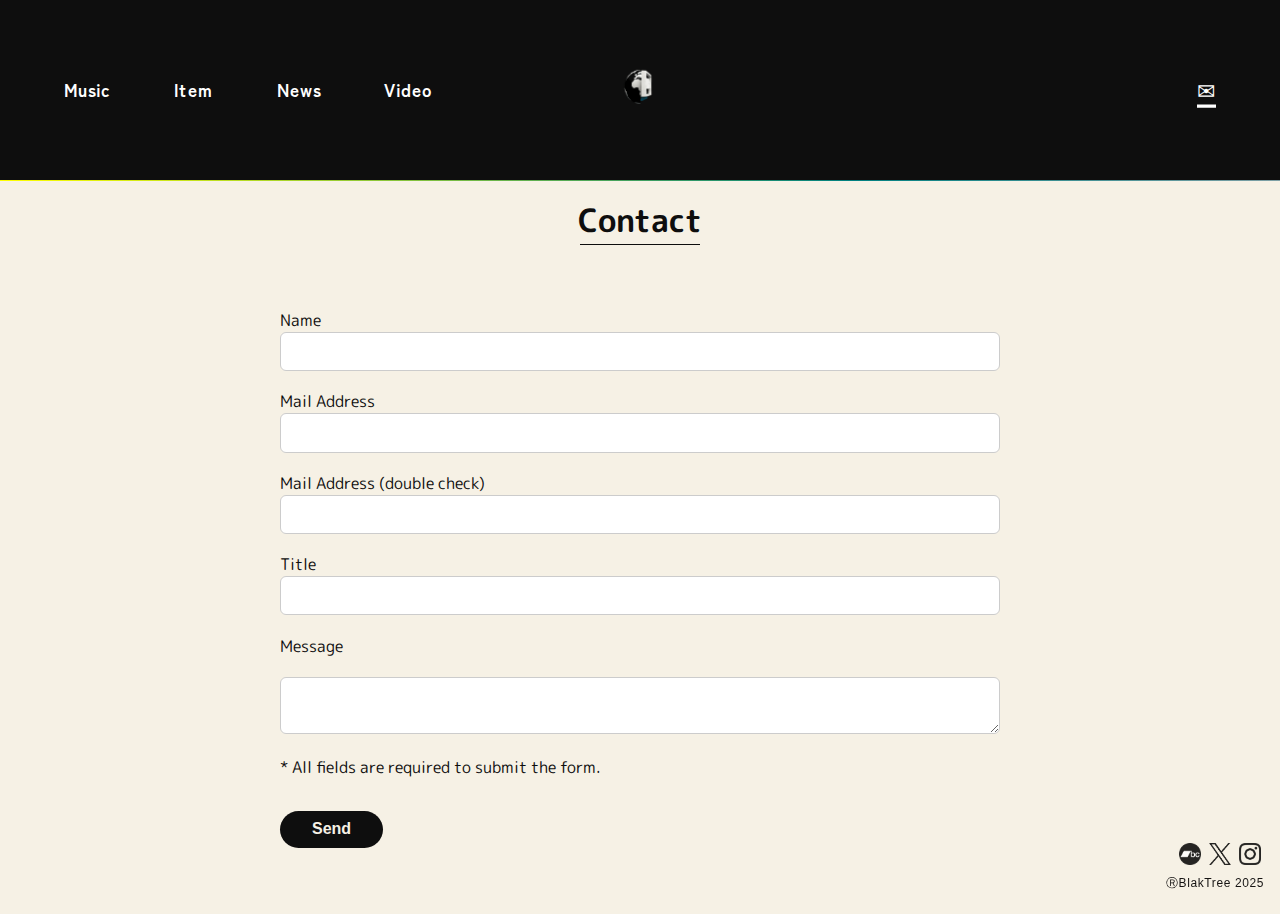
<file: contact.html>
<!DOCTYPE html>
<html lang="ja">
<head>
  <meta charset="UTF-8" />
  <meta name="viewport" content="width=device-width, initial-scale=1.0" />
  <title>BlakTree — Contact</title>
  <link rel="stylesheet" href="common.css" />
  <link rel="stylesheet" href="contact.css" />
  <link href="https://fonts.googleapis.com/css2?family=M+PLUS+Rounded+1c&display=swap" rel="stylesheet">

</head>
<body class="contact-body">
<!-- ✉ お問い合わせページの本文 -->
  <div class="viewport-container">

    <header class="top-bar">
      <div class="hamburger" onclick="toggleMenu()">☰</div>
      <div id="mobile-menu" class="mobile-menu">
        <ul>
          <li><a href="https://blaktree.bandcamp.com/" target="_blank" rel="noopener">Music</a></li>
          <li><a href="item.html">Item</a></li>
          <li><a href="news.html">News</a></li>
          <li><a href="video.html">Video</a></li>
          <li><a href="contact.html">✉</a></li>
        </ul>
      </div>
      <div class="logo-center">
        <a href="index.html">
          <img
           id="logoGif"
           src="assets/BlakTree 3D.gif"
           alt="BlakTree 3D ロゴ"
           class="logo-gif"
        />
        </a>
      </div>

      <nav class="menu-right">
        <ul>
          <li>
            <a href="https://blaktree.bandcamp.com/" target="_blank" rel="noopener">
              Music
            </a>
          </li>          
          <li><a href="item.html">Item</a></li>
          <li><a href="news.html">News</a></li>
          <li><a href="video.html">Video</a></li>
        </ul>
      </nav>

      <div class="menu-mail">
        <a href="mailto:info@blaktree.jp" class="current-page">✉</a>
      </div>
    </header>

    <div class="flow-line"></div>
    <h1 class="page-title">Contact</h1>

    <div class="contact-section">
      <form id="contact-form">
<!-- メール送信用フォーム開始 -->
        <!-- ここを必ず含める -->
        <input type="hidden" name="_subject" value="From the Black Tree official website">

        <label>Name<br>
<!-- 名前入力フィールド -->
          <input type="text" name="name" required>
        </label>

        <label>Mail Address<br>
<!-- メールアドレス入力 -->
          <input type="email" name="email" required>
        </label>

        <label>Mail Address (double check)<br>
          <input type="email" name="emailCheck" required>
        </label>

        <label>Title<br>
          <input type="text" name="title" required>
        </label>

        <label>Message</label>
         <textarea name="message" required></textarea>

        <p class="form-warning">* All fields are required to submit the form.</p>


        <button type="submit" class="send-button">Send</button>
<!-- 送信ボタン -->

        <p id="form-status" class="status-message"></p>
      </form>
    </div>
    <div class="footer-social-icons">
      <a href="https://blaktree.bandcamp.com/" target="_blank" rel="noopener">
        <img src="assets/bandcamp-logotype.png" alt="Bandcamp Logo" class="social-icon">
      </a>
      <a href="https://x.com/BlakTree0424" target="_blank" rel="noopener">
        <img src="assets/logo-black.png" alt="X Logo" class="social-icon">
      </a>
      <a href="https://www.instagram.com/BlakTree0424/" target="_blank" rel="noopener">
        <img src="assets/Instagram.png" alt="Instagram Logo" class="social-icon">
      </a>
  
    </div>  
    <footer class="footer-branding">ⓇBlakTree 2025</footer>
  </div>

  <script>
<!-- メール送信処理用のJavaScript -->
    

    document.getElementById("contact-form").addEventListener("submit", function (e) {
      e.preventDefault();
      const form = e.target;
      const status = document.getElementById("form-status");

      // メールアドレス一致チェック
      if (form.email.value.trim() !== form.emailCheck.value.trim()) {
        status.textContent = "Email addresses do not match.";
        status.style.color = "red";
        status.scrollIntoView({ behavior: "smooth", block: "center" });
        return;
      }

      // フォームの全フィールド（hidden含む）をまとめて取得
      const formData = new FormData(form);

      fetch("https://formsubmit.co/ajax/blaktree1986@gmail.com", {
        method: "POST",
        headers: { "Accept": "application/json" },
        body: formData
      })
      .then(r => r.json())
      .then(data => {
        if (data.success) {
          status.textContent = "Message sent successfully. Thank you!";
          status.style.color = "green";
        } else {
          status.textContent = "Failed to send. Please try again.";
          status.style.color = "red";
        }
        status.scrollIntoView({ behavior: "smooth", block: "center" });
        form.reset();
      })
      .catch(() => {
        status.textContent = "A network error occurred.";
        status.style.color = "red";
        status.scrollIntoView({ behavior: "smooth", block: "center" });
      });
    });
  </script>

  <script src="scripts.js"></script>

  <script>
<!-- メール送信処理用のJavaScript -->
  window.addEventListener("load", () => {
    const video = document.getElementById("logoVideo");
    if (!video) return;

    const playWithDelay = () => {
      setTimeout(() => {
        video.currentTime = 0;
        video.playbackRate = 4.5;
        video.play().catch(e => console.warn("再生エラー:", e));
      }, 2000);
    };

    playWithDelay();
    video.addEventListener("ended", playWithDelay);

    // 途中停止時は即座に0秒へ巻き戻す
    video.addEventListener("pause", () => {
      if (!video.ended && video.currentTime !== 0) {
        video.currentTime = 0;
      }
    });
  });
</script>
</body>
</html>
</file>
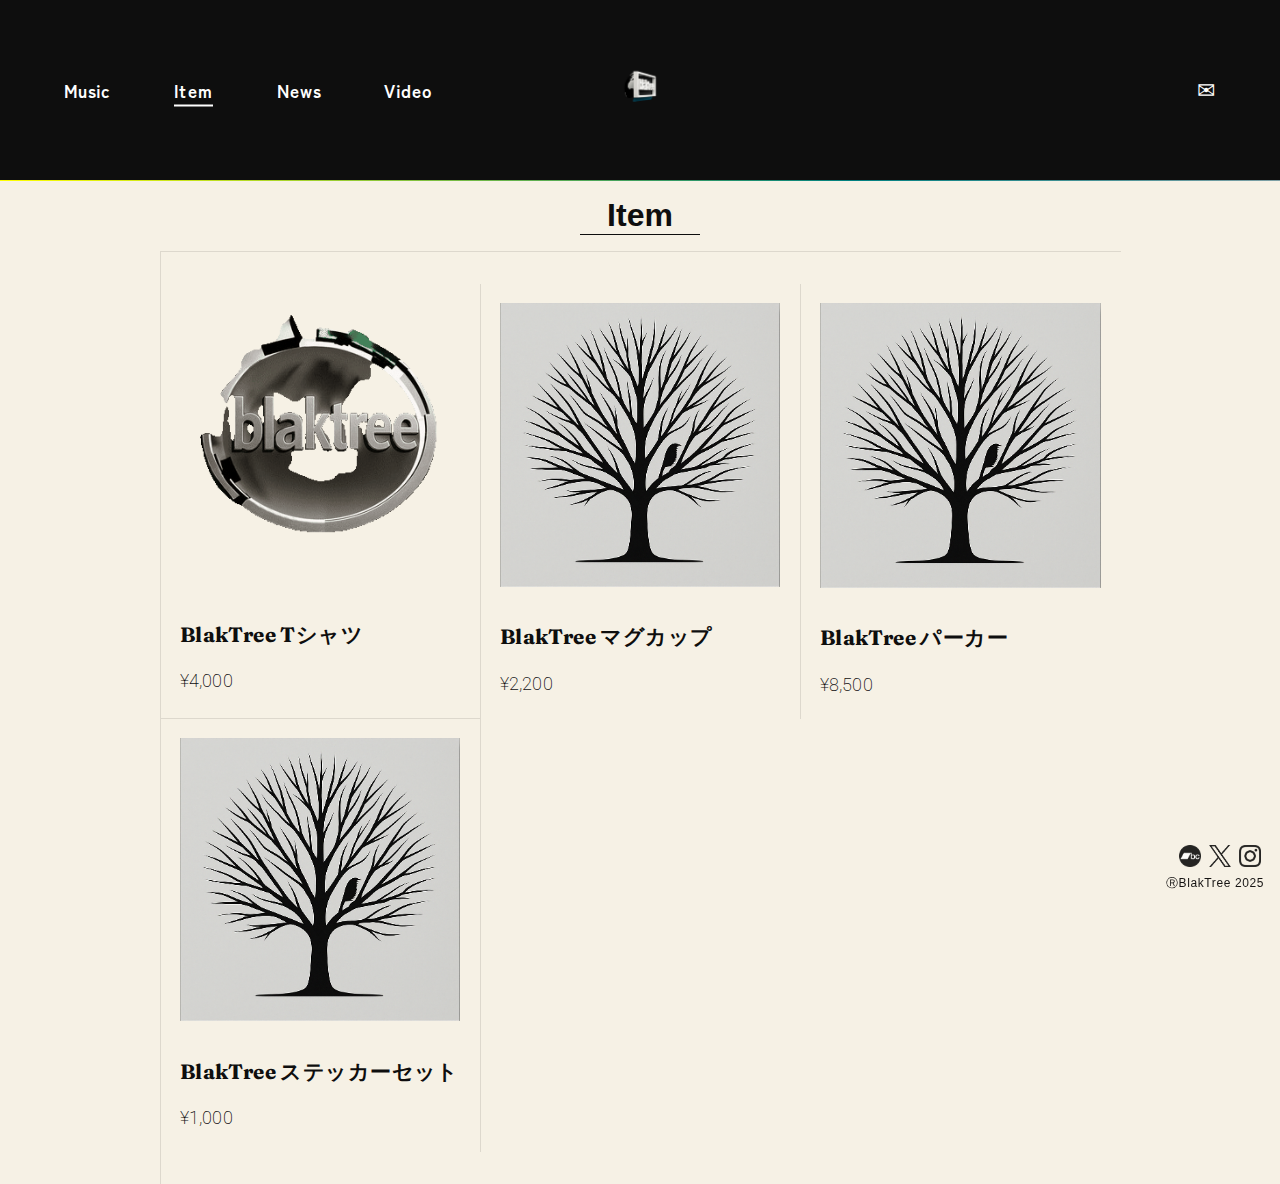
<file: item.html>
<!DOCTYPE html>
<html lang="ja">
<head>
  <meta charset="UTF-8" />
  <meta name="viewport" content="width=device-width, initial-scale=1.0" />
  <title>BlakTree — Item</title>

  <!-- 共通スタイル -->
  <link rel="stylesheet" href="common.css" />
  <!-- ITEM専用スタイル -->
  <link rel="stylesheet" href="item.css" />
</head>
<body class="item-body">
  <div class="viewport-container">

    <header class="top-bar">
      <div class="hamburger" onclick="toggleMenu()">☰</div>
      <div id="mobile-menu" class="mobile-menu">
        <ul>
          <li>
            <a href="https://blaktree.bandcamp.com/" target="_blank" rel="noopener">
              Music
            </a>
          </li>          
          <li><a href="item.html" class="current-page">Item</a></li>
          <li><a href="news.html">News</a></li>
          <li><a href="video.html">Video</a></li>
          <li><a href="contact.html">✉</a></li>
        </ul>
      </div>
      <div class="logo-center">
        <a href="index.html">
          <img
           id="logoGif"
           src="assets/BlakTree 3D.gif"
           alt="BlakTree 3D ロゴ"
           class="logo-gif"
        />
        </a>
      </div>
      <nav class="menu-right">
        <ul>
          <li><a href="https://blaktree.bandcamp.com/" target="_blank" rel="noopener">Music</a></li>
          <li><a href="item.html" class="current-page">Item</a></li>
          <li><a href="news.html">News</a></li>
          <li><a href="video.html">Video</a></li>
        </ul>
      </nav>
      <div class="menu-mail">
        <a href="contact.html">✉</a>
      </div>
    </header>

    <div class="flow-line"></div>
    <h1 class="page-title">Item</h1>

    <div class="item-gallery">
<!-- 商品ギャラリー開始 -->
      <div class="item-card">
<!-- 商品カード（個別アイテム） -->
        <a href="item_detail_1.html">
          <img src="assets/BlakTree 3D-2.gif" alt="BlakTree Tシャツ">
        </a>
        <h3 class="item-title">BlakTree Tシャツ</h3>
        <p class="item-price">¥4,000</p>
        <p class="item-desc" style="display:none;">柔らかなコットン素材のオリジナルプリントTシャツ。</p>
        <div class="info" style="display:none;">カラー:<em>ブラック</em><br>サイズ:S / M / L</div>
        <a href="#" class="buy-button" style="display:none;">Buy</a>
      </div>
      <div class="item-card">
<!-- 商品カード（個別アイテム） -->
        <a href="item_detail_2.html">
          <img src="assets/ロゴ.png" alt="BlakTree マグカップ">
        </a>
        <h3 class="item-title">BlakTree マグカップ</h3>
        <p class="item-price">¥2,200</p>
        <p class="item-desc" style="display:none;">ロゴ入り陶器製マグカップ、電子レンジ・食洗機対応。</p>
        <div class="info" style="display:none;">容量:<em>350ml</em><br>素材:陶器</div>
        <a href="#" class="buy-button" style="display:none;">Buy</a>
      </div>
      <div class="item-card">
<!-- 商品カード（個別アイテム） -->
        <a href="item_detail_3.html">
          <img src="assets/ロゴ.png" alt="BlakTree パーカー">
        </a>
        <h3 class="item-title">BlakTree パーカー</h3>
        <p class="item-price">¥8,500</p>
        <p class="item-desc" style="display:none;">裏起毛で暖かいプルオーバーパーカー、ユニセックス。</p>
        <div class="info" style="display:none;">カラー:<em>グレー</em><br>サイズ:M / L</div>
        <a href="#" class="buy-button" style="display:none;">Buy</a>
      </div>
      <div class="item-card">
<!-- 商品カード（個別アイテム） -->
        <a href="item_detail_4.html">
          <img src="assets/ロゴ.png" alt="BlakTree ステッカーセット">
        </a>
        <h3 class="item-title">BlakTree ステッカーセット</h3>
        <p class="item-price">¥1,000</p>
        <p class="item-desc" style="display:none;">ロゴ＆アイコンステッカー5枚入り、防水仕様。</p>
        <div class="info" style="display:none;">耐水性:<em>あり</em><br>サイズ:各50mm</div>
        <a href="#" class="buy-button" style="display:none;">Buy</a>
      </div>
    </div>
    <div class="footer-social-icons">
      <a href="https://blaktree.bandcamp.com/" target="_blank" rel="noopener">
        <img src="assets/bandcamp-logotype.png" alt="Bandcamp Logo" class="social-icon">
      </a>
      <a href="https://x.com/BlakTree0424" target="_blank" rel="noopener">
        <img src="assets/logo-black.png" alt="X Logo" class="social-icon">
      </a>
      <a href="https://www.instagram.com/BlakTree0424/" target="_blank" rel="noopener">
        <img src="assets/Instagram.png" alt="Instagram Logo" class="social-icon">
      </a>
  
    </div>  
    <footer class="footer-branding">ⓇBlakTree 2025</footer>
  </div>

  <!-- 共通スクリプト -->
  <script src="scripts.js"></script>

  <script>
  window.addEventListener("load", () => {
    const video = document.getElementById("logoVideo");
    if (!video) return;

    const playWithDelay = () => {
      setTimeout(() => {
        video.currentTime = 0;
        video.playbackRate = 4.5;
        video.play().catch(e => console.warn("再生エラー:", e));
      }, 2000);
    };

    playWithDelay();
    video.addEventListener("ended", playWithDelay);

    // 途中停止時は即座に0秒へ巻き戻す
    video.addEventListener("pause", () => {
      if (!video.ended && video.currentTime !== 0) {
        video.currentTime = 0;
      }
    });
  });
</script>
</body>
</html>
</file>
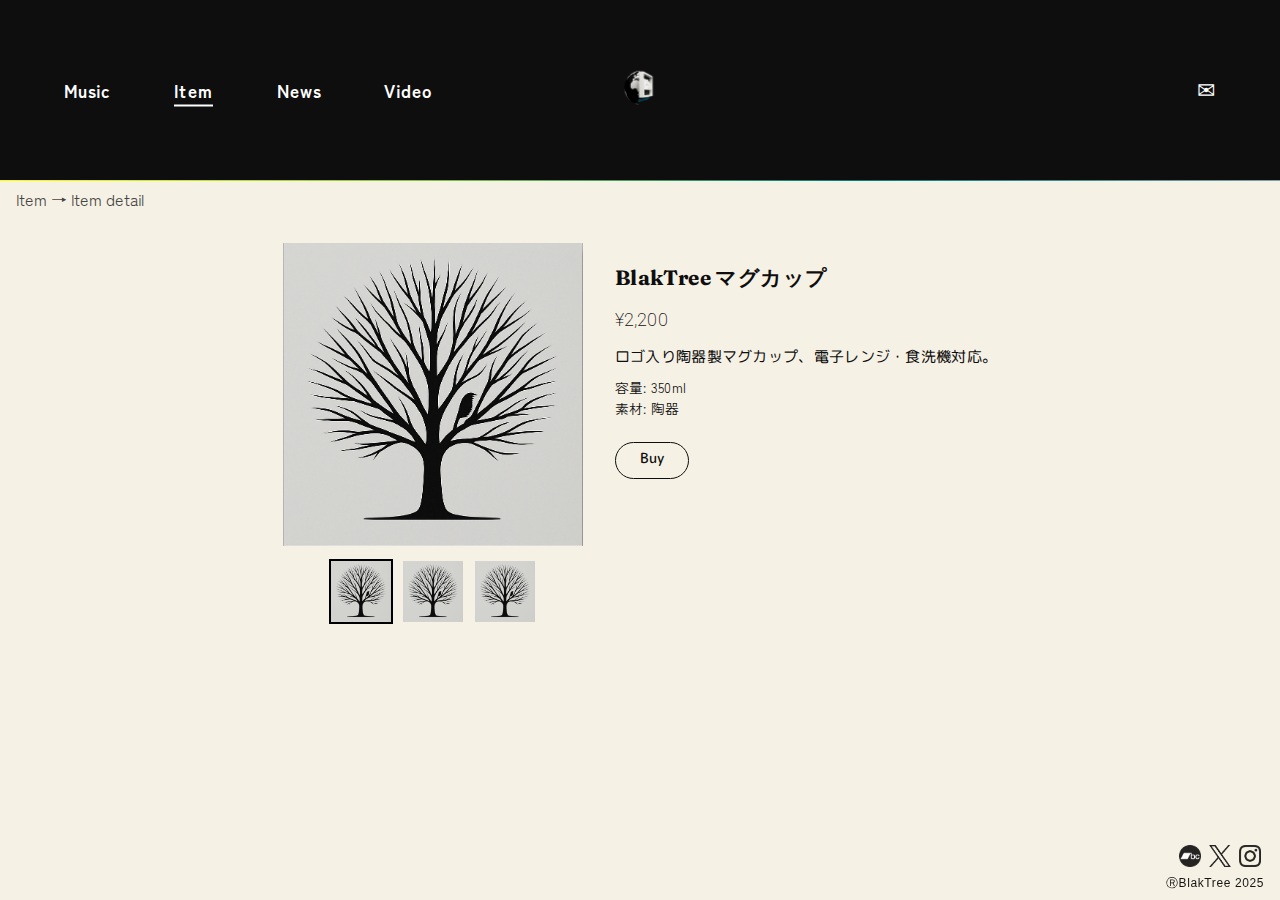
<file: item_detail_2.html>
<!DOCTYPE html>
<html lang="ja">
<head>
  <meta charset="UTF-8" />
  <meta name="viewport" content="width=device-width, initial-scale=1.0" />
  <title>BlakTree マグカップ</title>
  <link rel="stylesheet" href="common.css" />
  <link rel="stylesheet" href="item.css" />
  <style>
    .slider-wrapper {
      display: flex;
      flex-wrap: wrap;
      justify-content: center;
      align-items: flex-start;
      gap: 2rem;
      padding: 2rem;
      font-family: 'Zen Kaku Gothic New', sans-serif;
    }
    .main-image {
      width: 300px;
      height: auto;
    }
    .thumbnail-list {
      display: flex;
      justify-content: center;
      gap: 0.5rem;
      margin-top: 0.5rem;
    }
    .thumbnail-list img {
      width: 60px;
      height: auto;
      cursor: pointer;
      border: 2px solid transparent;
    }
    .thumbnail-list img.active {
      border-color: #000;
    }
    .item-info {
      max-width: 400px;
    }
    .breadcrumb {
  margin: 0.4rem 0 0 1rem;
  font-size: 1rem;
  font-family: 'Zen Kaku Gothic New', sans-serif;
  color: #444444;
}
.breadcrumb a {
  text-decoration: none;
  color: #444444;
  font-weight: normal;
}
.breadcrumb a:hover {
  text-decoration: underline;
  text-decoration-thickness: 1px;        /* ← 線を細く */
  text-underline-offset: 2px;            /* ← 線を少し下にずらすとスマート */
}
.breadcrumb-current {
  border-bottom: 1px solid #444444;
  padding-bottom: 0;
  line-height: 1.1;               /* ← これで上下の余白を詰める */
  display: inline-block;        /* ← 行の高さ調整を効かせるために必要 */
}

  </style>
  <link href="https://fonts.googleapis.com/css2?family=M+PLUS+Rounded+1c&display=swap" rel="stylesheet">
  <link href="https://fonts.googleapis.com/css2?family=Roboto:wght@400;700&display=swap" rel="stylesheet">
  <link href="https://fonts.googleapis.com/css2?family=Zen+Kaku+Gothic+New&display=swap" rel="stylesheet">
  <link href="https://fonts.googleapis.com/css2?family=Playfair+Display&display=swap" rel="stylesheet">
  <link href="https://fonts.googleapis.com/css2?family=Fraunces:opsz,wght@9..144,400;9..144,700&display=swap" rel="stylesheet">
</head>
<body class="item-body">
  <div class="viewport-container">

    <header class="top-bar">
      <div class="hamburger" onclick="toggleMenu()">☰</div>
      <div id="mobile-menu" class="mobile-menu">
        <ul>
          <li>
            <a href="https://blaktree.bandcamp.com/" target="_blank" rel="noopener">
              Music
            </a>
          </li>          
          <li><a href="item.html">Item</a></li>
          <li><a href="news.html">News</a></li>
          <li><a href="video.html">Video</a></li>
          <li><a href="contact.html">✉</a></li>
        </ul>
      </div>
      <div class="logo-center">
        <a href="index.html">
          <img
           id="logoGif"
           src="assets/BlakTree 3D.gif"
           alt="BlakTree 3D ロゴ"
           class="logo-gif"
        />
        </a>
      </div>
      <nav class="menu-right">
        <ul>
          <li><a href="https://blaktree.bandcamp.com/" target="_blank" rel="noopener">Music</a></li>
          <li><a href="item.html" class="current-page">Item</a></li>
          <li><a href="news.html">News</a></li>
          <li><a href="video.html">Video</a></li>
        </ul>
      </nav>
      <div class="menu-mail">
        <a href="contact.html">✉</a>
      </div>
    </header>

    <div class="flow-line"></div>
<div class="breadcrumb">
  <a href="item.html">Item</a> &rarr; Item detail
</div>

    <div class="slider-wrapper">
      <div>
        <img id="mainImage" src="assets/ロゴ.png" alt="BlakTree マグカップ" class="main-image">
        <div class="thumbnail-list">
          <img src="assets/ロゴ.png" onclick="changeImage(this)" class="active">
          <img src="assets/ロゴ.png" onclick="changeImage(this)">
          <img src="assets/ロゴ.png" onclick="changeImage(this)">
        </div>
      </div>

      <div class="item-card item-info">
        <h3 class="item-title">BlakTree マグカップ</h3>
        <p class="item-price">¥2,200</p>
        <p class="item-desc">ロゴ入り陶器製マグカップ、電子レンジ・食洗機対応。</p>
        <div class="info">容量: 350ml<br>素材: 陶器</div>
        <a href="#" class="buy-button">Buy</a>
      </div>
    </div>
    <div class="footer-social-icons">
      <a href="https://blaktree.bandcamp.com/" target="_blank" rel="noopener">
        <img src="assets/bandcamp-logotype.png" alt="Bandcamp Logo" class="social-icon">
      </a>
      <a href="https://x.com/BlakTree0424" target="_blank" rel="noopener">
        <img src="assets/logo-black.png" alt="X Logo" class="social-icon">
      </a>
      <a href="https://www.instagram.com/BlakTree0424/" target="_blank" rel="noopener">
        <img src="assets/Instagram.png" alt="Instagram Logo" class="social-icon">
      </a>
  
    </div>  
    <footer class="footer-branding">ⓇBlakTree 2025</footer>
  </div>

<script>
  function changeImage(thumb) {
    const mainImage = document.getElementById("mainImage");
    mainImage.src = thumb.src;
    document.querySelectorAll(".thumbnail-list img").forEach(img => {
      img.classList.remove("active");
    });
    thumb.classList.add("active");
  }

  window.addEventListener("load", () => {
    const video = document.getElementById("logoVideo");
    if (!video) return;
    });</script>
  <script src="scripts.js"></script>

  <script>
  window.addEventListener("load", () => {
    const video = document.getElementById("logoVideo");
    if (!video) return;

    const playWithDelay = () => {
      setTimeout(() => {
        video.currentTime = 0;
        video.playbackRate = 4.5;
        video.play().catch(e => console.warn("再生エラー:", e));
      }, 2000);
    };

    playWithDelay();
    video.addEventListener("ended", playWithDelay);

    // 途中停止時は即座に0秒へ巻き戻す
    video.addEventListener("pause", () => {
      if (!video.ended && video.currentTime !== 0) {
        video.currentTime = 0;
      }
    });
  });
</script>
</body>
</html>
</file>
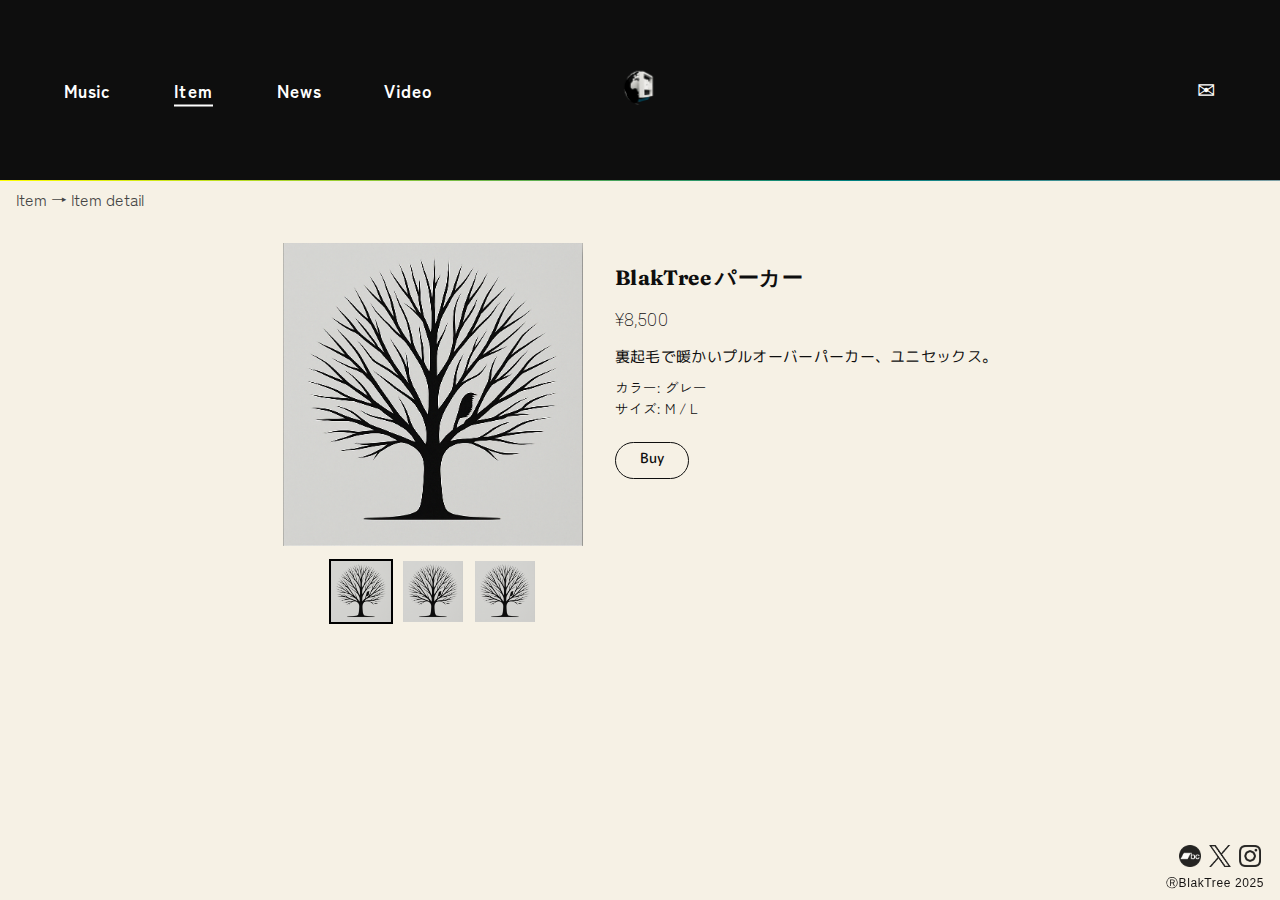
<file: item_detail_3.html>
<!DOCTYPE html>
<html lang="ja">
<head>
  <meta charset="UTF-8" />
  <meta name="viewport" content="width=device-width, initial-scale=1.0" />
  <title>BlakTree パーカー</title>
  <link rel="stylesheet" href="common.css" />
  <link rel="stylesheet" href="item.css" />
  <style>
    .slider-wrapper {
      display: flex;
      flex-wrap: wrap;
      justify-content: center;
      align-items: flex-start;
      gap: 2rem;
      padding: 2rem;
      font-family: 'Zen Kaku Gothic New', sans-serif;
    }
    .main-image {
      width: 300px;
      height: auto;
    }
    .thumbnail-list {
      display: flex;
      justify-content: center;
      gap: 0.5rem;
      margin-top: 0.5rem;
    }
    .thumbnail-list img {
      width: 60px;
      height: auto;
      cursor: pointer;
      border: 2px solid transparent;
    }
    .thumbnail-list img.active {
      border-color: #000;
    }
    .item-info {
      max-width: 400px;
    }
    .breadcrumb {
  margin: 0.4rem 0 0 1rem;
  font-size: 1rem;
  font-family: 'Zen Kaku Gothic New', sans-serif;
  color: #444444;
}
.breadcrumb a {
  text-decoration: none;
  color: #444444;
  font-weight: normal;
}
.breadcrumb a:hover {
  text-decoration: underline;
  text-decoration-thickness: 1px;        /* ← 線を細く */
  text-underline-offset: 2px;            /* ← 線を少し下にずらすとスマート */
}
.breadcrumb-current {
  border-bottom: 1px solid #444444;
  padding-bottom: 0;
  line-height: 1.1;               /* ← これで上下の余白を詰める */
  display: inline-block;        /* ← 行の高さ調整を効かせるために必要 */
}

  </style>
  <link href="https://fonts.googleapis.com/css2?family=M+PLUS+Rounded+1c&display=swap" rel="stylesheet">
  <link href="https://fonts.googleapis.com/css2?family=Roboto:wght@400;700&display=swap" rel="stylesheet">
  <link href="https://fonts.googleapis.com/css2?family=Zen+Kaku+Gothic+New&display=swap" rel="stylesheet">
  <link href="https://fonts.googleapis.com/css2?family=Playfair+Display&display=swap" rel="stylesheet">
  <link href="https://fonts.googleapis.com/css2?family=Fraunces:opsz,wght@9..144,400;9..144,700&display=swap" rel="stylesheet">
</head>
<body class="item-body">
  <div class="viewport-container">

    <header class="top-bar">
      <div class="hamburger" onclick="toggleMenu()">☰</div>
      <div id="mobile-menu" class="mobile-menu">
        <ul>
          <li>
            <a href="https://blaktree.bandcamp.com/" target="_blank" rel="noopener">
              Music
            </a>
          </li>          
          <li><a href="item.html">Item</a></li>
          <li><a href="news.html">News</a></li>
          <li><a href="video.html">Video</a></li>
          <li><a href="contact.html">✉</a></li>
        </ul>
      </div>
      <div class="logo-center">
        <a href="index.html">
          <img
           id="logoGif"
           src="assets/BlakTree 3D.gif"
           alt="BlakTree 3D ロゴ"
           class="logo-gif"
        />
        </a>
      </div>
      <nav class="menu-right">
        <ul>
          <li><a href="https://blaktree.bandcamp.com/" target="_blank" rel="noopener">Music</a></li>
          <li><a href="item.html" class="current-page">Item</a></li>
          <li><a href="news.html">News</a></li>
          <li><a href="video.html">Video</a></li>
        </ul>
      </nav>
      <div class="menu-mail">
        <a href="contact.html">✉</a>
      </div>
    </header>

    <div class="flow-line"></div>
<div class="breadcrumb">
  <a href="item.html">Item</a> &rarr; Item detail
</div>

    <div class="slider-wrapper">
      <div>
        <img id="mainImage" src="assets/ロゴ.png" alt="BlakTree パーカー" class="main-image">
        <div class="thumbnail-list">
          <img src="assets/ロゴ.png" onclick="changeImage(this)" class="active">
          <img src="assets/ロゴ.png" onclick="changeImage(this)">
          <img src="assets/ロゴ.png" onclick="changeImage(this)">
        </div>
      </div>

      <div class="item-card item-info">
        <h3 class="item-title">BlakTree パーカー</h3>
        <p class="item-price">¥8,500</p>
        <p class="item-desc">裏起毛で暖かいプルオーバーパーカー、ユニセックス。</p>
        <div class="info">カラー: グレー<br>サイズ: M / L</div>
        <a href="#" class="buy-button">Buy</a>
      </div>
    </div>
    <div class="footer-social-icons">
      <a href="https://blaktree.bandcamp.com/" target="_blank" rel="noopener">
        <img src="assets/bandcamp-logotype.png" alt="Bandcamp Logo" class="social-icon">
      </a>
      <a href="https://x.com/BlakTree0424" target="_blank" rel="noopener">
        <img src="assets/logo-black.png" alt="X Logo" class="social-icon">
      </a>
      <a href="https://www.instagram.com/BlakTree0424/" target="_blank" rel="noopener">
        <img src="assets/Instagram.png" alt="Instagram Logo" class="social-icon">
      </a>
  
    </div>  
    <footer class="footer-branding">ⓇBlakTree 2025</footer>
  </div>

<script>
  function changeImage(thumb) {
    const mainImage = document.getElementById("mainImage");
    mainImage.src = thumb.src;
    document.querySelectorAll(".thumbnail-list img").forEach(img => {
      img.classList.remove("active");
    });
    thumb.classList.add("active");
  }

  window.addEventListener("load", () => {
    const video = document.getElementById("logoVideo");
    if (!video) return;
    });</script>
  <script src="scripts.js"></script>

  <script>
  window.addEventListener("load", () => {
    const video = document.getElementById("logoVideo");
    if (!video) return;

    const playWithDelay = () => {
      setTimeout(() => {
        video.currentTime = 0;
        video.playbackRate = 4.5;
        video.play().catch(e => console.warn("再生エラー:", e));
      }, 2000);
    };

    playWithDelay();
    video.addEventListener("ended", playWithDelay);

    // 途中停止時は即座に0秒へ巻き戻す
    video.addEventListener("pause", () => {
      if (!video.ended && video.currentTime !== 0) {
        video.currentTime = 0;
      }
    });
  });
</script>
</body>
</html>
</file>
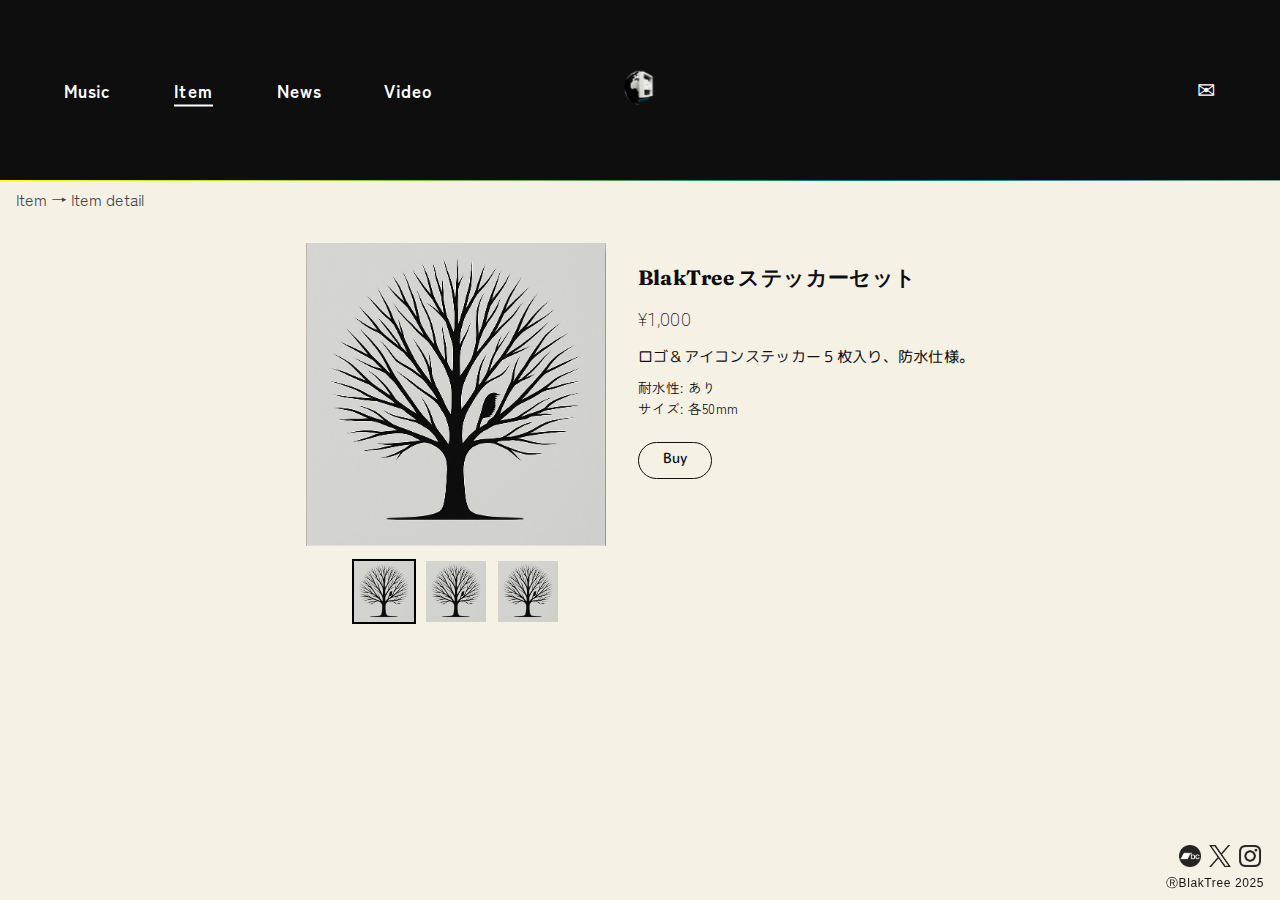
<file: item_detail_4.html>
<!DOCTYPE html>
<html lang="ja">
<head>
  <meta charset="UTF-8" />
  <meta name="viewport" content="width=device-width, initial-scale=1.0" />
  <title>BlakTree ステッカーセット</title>
  <link rel="stylesheet" href="common.css" />
  <link rel="stylesheet" href="item.css" />
  <style>
    .slider-wrapper {
      display: flex;
      flex-wrap: wrap;
      justify-content: center;
      align-items: flex-start;
      gap: 2rem;
      padding: 2rem;
      font-family: 'Zen Kaku Gothic New', sans-serif;
    }
    .main-image {
      width: 300px;
      height: auto;
    }
    .thumbnail-list {
      display: flex;
      justify-content: center;
      gap: 0.5rem;
      margin-top: 0.5rem;
    }
    .thumbnail-list img {
      width: 60px;
      height: auto;
      cursor: pointer;
      border: 2px solid transparent;
    }
    .thumbnail-list img.active {
      border-color: #000;
    }
    .item-info {
      max-width: 400px;
    }
    .breadcrumb {
  margin: 0.4rem 0 0 1rem;
  font-size: 1rem;
  font-family: 'Zen Kaku Gothic New', sans-serif;
  color: #444444;
}
.breadcrumb a {
  text-decoration: none;
  color: #444444;
  font-weight: normal;
}
.breadcrumb a:hover {
  text-decoration: underline;
  text-decoration-thickness: 1px;        /* ← 線を細く */
  text-underline-offset: 2px;            /* ← 線を少し下にずらすとスマート */
}
.breadcrumb-current {
  border-bottom: 1px solid #444444;
  padding-bottom: 0;
  line-height: 1.1;               /* ← これで上下の余白を詰める */
  display: inline-block;        /* ← 行の高さ調整を効かせるために必要 */
}

  </style>
  <link href="https://fonts.googleapis.com/css2?family=M+PLUS+Rounded+1c&display=swap" rel="stylesheet">
  <link href="https://fonts.googleapis.com/css2?family=Roboto:wght@400;700&display=swap" rel="stylesheet">
  <link href="https://fonts.googleapis.com/css2?family=Zen+Kaku+Gothic+New&display=swap" rel="stylesheet">
  <link href="https://fonts.googleapis.com/css2?family=Playfair+Display&display=swap" rel="stylesheet">
  <link href="https://fonts.googleapis.com/css2?family=Fraunces:opsz,wght@9..144,400;9..144,700&display=swap" rel="stylesheet">
</head>
<body class="item-body">
  <div class="viewport-container">

    <header class="top-bar">
      <div class="hamburger" onclick="toggleMenu()">☰</div>
      <div id="mobile-menu" class="mobile-menu">
        <ul>
          <li>
            <a href="https://blaktree.bandcamp.com/" target="_blank" rel="noopener">
              Music
            </a>
          </li>          
          <li><a href="item.html">Item</a></li>
          <li><a href="news.html">News</a></li>
          <li><a href="video.html">Video</a></li>
          <li><a href="contact.html">✉</a></li>
        </ul>
      </div>
      <div class="logo-center">
        <a href="index.html">
          <img
           id="logoGif"
           src="assets/BlakTree 3D.gif"
           alt="BlakTree 3D ロゴ"
           class="logo-gif"
        />
        </a>
      </div>
      <nav class="menu-right">
        <ul>
          <li><a href="https://blaktree.bandcamp.com/" target="_blank" rel="noopener">Music</a></li>
          <li><a href="item.html" class="current-page">Item</a></li>
          <li><a href="news.html">News</a></li>
          <li><a href="video.html">Video</a></li>
        </ul>
      </nav>
      <div class="menu-mail">
        <a href="contact.html">✉</a>
      </div>
    </header>

    <div class="flow-line"></div>
<div class="breadcrumb">
  <a href="item.html">Item</a> &rarr; Item detail
</div>

    <div class="slider-wrapper">
      <div>
        <img id="mainImage" src="assets/ロゴ.png" alt="BlakTree ステッカーセット" class="main-image">
        <div class="thumbnail-list">
          <img src="assets/ロゴ.png" onclick="changeImage(this)" class="active">
          <img src="assets/ロゴ.png" onclick="changeImage(this)">
          <img src="assets/ロゴ.png" onclick="changeImage(this)">
        </div>
      </div>

      <div class="item-card item-info">
        <h3 class="item-title">BlakTree ステッカーセット</h3>
        <p class="item-price">¥1,000</p>
        <p class="item-desc">ロゴ＆アイコンステッカー５枚入り、防水仕様。</p>
        <div class="info">耐水性: あり<br>サイズ: 各50mm</div>
        <a href="#" class="buy-button">Buy</a>
      </div>
    </div>
    <div class="footer-social-icons">
      <a href="https://blaktree.bandcamp.com/" target="_blank" rel="noopener">
        <img src="assets/bandcamp-logotype.png" alt="Bandcamp Logo" class="social-icon">
      </a>
      <a href="https://x.com/BlakTree0424" target="_blank" rel="noopener">
        <img src="assets/logo-black.png" alt="X Logo" class="social-icon">
      </a>
      <a href="https://www.instagram.com/BlakTree0424/" target="_blank" rel="noopener">
        <img src="assets/Instagram.png" alt="Instagram Logo" class="social-icon">
      </a>
  
    </div>  
    <footer class="footer-branding">ⓇBlakTree 2025</footer>
  </div>

<script>
  function changeImage(thumb) {
    const mainImage = document.getElementById("mainImage");
    mainImage.src = thumb.src;
    document.querySelectorAll(".thumbnail-list img").forEach(img => {
      img.classList.remove("active");
    });
    thumb.classList.add("active");
  }

  window.addEventListener("load", () => {
    const video = document.getElementById("logoVideo");
    if (!video) return;
    });</script>
  <script src="scripts.js"></script>

  <script>
  window.addEventListener("load", () => {
    const video = document.getElementById("logoVideo");
    if (!video) return;

    const playWithDelay = () => {
      setTimeout(() => {
        video.currentTime = 0;
        video.playbackRate = 4.5;
        video.play().catch(e => console.warn("再生エラー:", e));
      }, 2000);
    };

    playWithDelay();
    video.addEventListener("ended", playWithDelay);

    // 途中停止時は即座に0秒へ巻き戻す
    video.addEventListener("pause", () => {
      if (!video.ended && video.currentTime !== 0) {
        video.currentTime = 0;
      }
    });
  });
</script>
</body>
</html>
</file>
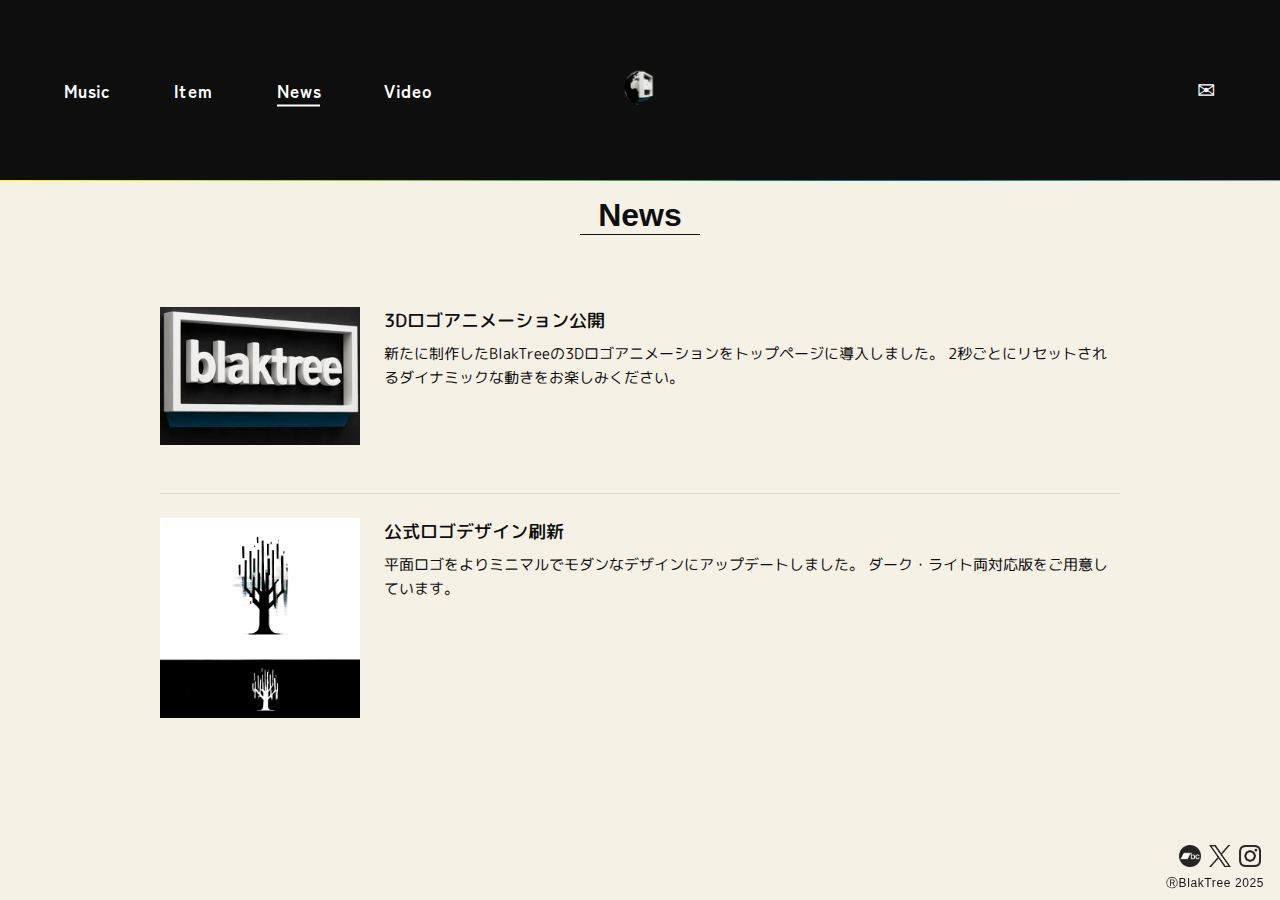
<file: news.html>
<!DOCTYPE html>
<html lang="ja">
<head>
  <meta charset="UTF-8">
  <meta name="viewport" content="width=device-width, initial-scale=1">
  <title>BlakTree — News</title>
  <link rel="stylesheet" href="common.css">
  <link rel="stylesheet" href="news.css">
  <link href="https://fonts.googleapis.com/css2?family=M+PLUS+Rounded+1c&display=swap" rel="stylesheet">
</head>
<body class="news-body">
  <div class="viewport-container">
    <header class="top-bar">
      <div class="hamburger" onclick="toggleMenu()">☰</div>
      <div id="mobile-menu" class="mobile-menu">
        <ul>
          <li>
            <a href="https://blaktree.bandcamp.com/" target="_blank" rel="noopener">
              Music
            </a>
          </li>          
          <li><a href="item.html">Item</a></li>
          <li><a href="news.html">News</a></li>
          <li><a href="video.html">Video</a></li>
          <li><a href="contact.html">✉</a></li>
        </ul>
      </div>
      <div class="logo-center">
        <a href="index.html">
          <img
           id="logoGif"
           src="assets/BlakTree 3D.gif"
           alt="BlakTree 3D ロゴ"
           class="logo-gif"
        />
        </a>
      </div>
      <nav class="menu-right">
        <ul>
          <li><a href="https://blaktree.bandcamp.com/" target="_blank" rel="noopener">Music</a></li>
          <li><a href="item.html">Item</a></li>
          <li><a href="news.html" class="current-page">News</a></li>
          <li><a href="video.html">Video</a></li>
        </ul>
      </nav>
      <div class="menu-mail">
        <a href="contact.html">✉</a>
      </div>
    </header>

    <div class="flow-line"></div>
    <h1 class="page-title">News</h1>

    <div class="news-section">
<!-- ニュース一覧セクション -->
      <!-- トピック① -->
      <div class="news-item">
<!-- ニュース記事 -->
        <img src="assets/BlakTree 3D.png" alt="3Dロゴリリース">
        <div class="news-content">
          <h3>3Dロゴアニメーション公開</h3>
          <p>
            新たに制作したBlakTreeの3Dロゴアニメーションをトップページに導入しました。  
            2秒ごとにリセットされるダイナミックな動きをお楽しみください。
          </p>
        </div>
      </div>
      <!-- トピック② -->
      <div class="news-item">
<!-- ニュース記事 -->
        <img src="assets/BlakTree.png" alt="新ロゴデザイン">
        <div class="news-content">
          <h3>公式ロゴデザイン刷新</h3>
          <p>
            平面ロゴをよりミニマルでモダンなデザインにアップデートしました。  
            ダーク・ライト両対応版をご用意しています。
          </p>
        </div>
      </div>
    </div>
    <div class="footer-social-icons">
      <a href="https://blaktree.bandcamp.com/" target="_blank" rel="noopener">
        <img src="assets/bandcamp-logotype.png" alt="Bandcamp Logo" class="social-icon">
      </a>
      <a href="https://x.com/BlakTree0424" target="_blank" rel="noopener">
        <img src="assets/logo-black.png" alt="X Logo" class="social-icon">
      </a>
      <a href="https://www.instagram.com/BlakTree0424/" target="_blank" rel="noopener">
        <img src="assets/Instagram.png" alt="Instagram Logo" class="social-icon">
      </a>
  
    </div>  
    <footer class="footer-branding">ⓇBlakTree 2025</footer>
  </div>

  <script>
    window.addEventListener("load", () => {
      const video = document.getElementById("logoVideo");
      if (!video) return;

      const playWithDelay = () => {
        setTimeout(() => {
          video.currentTime = 0;
          video.playbackRate = 4.5;
          video.play().catch(e => console.warn("再生エラー:", e));
        }, 2000);
      };

      playWithDelay();
      video.addEventListener("ended", playWithDelay);

      // 途中停止時は即座に0秒へ巻き戻す
      video.addEventListener("pause", () => {
        if (!video.ended && video.currentTime !== 0) {
          video.currentTime = 0;
        }
      });
    });
  </script>

  <script src="scripts.js"></script>
</body>
</html>
</file>
<file: common.css>
/* ─────────────────────────────────────
   Google Fonts 読み込み（ZEN 400,700 も含む）
───────────────────────────────────── */
@import url('https://fonts.googleapis.com/css2?family=M+PLUS+Rounded+1c:wght@400;700&display=swap');
@import url('https://fonts.googleapis.com/css2?family=Roboto:wght@400;700&display=swap');
@import url('https://fonts.googleapis.com/css2?family=Zen+Kaku+Gothic+New:wght@400;700&display=swap');
@import url('https://fonts.googleapis.com/css2?family=Playfair+Display&display=swap');
@import url('https://fonts.googleapis.com/css2?family=Fraunces:opsz,wght@9..144,400;9..144,700&display=swap');

/*─────────────────────────────────────*/
/* Google Fonts 読み込み設定 */
:root {
/* 全体のデザイン基準幅設定 */
  --design-width: 1280;
}

.viewport-container {
  position: relative;
  width: auto;
  margin: 0;
  transform: none;
  transform-origin: top left;
}

@media (max-width: calc(var(--design-width) * 1px)) {
  :root {
/* 全体のデザイン基準幅設定 */
    --scale: calc(100vw / var(--design-width));
  }
  .viewport-container {
    width: calc(var(--design-width) * 1px);
    margin: 0 auto;
    transform: scale(var(--scale));
    transform-origin: top left;
  }
}

body {
/* 全体の背景・フォントスタイル指定 */
  margin: 0;
  font-family: 'Helvetica Neue', sans-serif;
  background-color: #343434;
  position: relative;
  color: #f1f1f1;
  overflow-x: hidden;
}

/* 上部余白エリア */
.top-bar {
/* 上部余白エリア（ヘッダー） */
  height: 20vh;
  background-color: #0e0e0e;
  position: relative;
}

/* ロゴ中央配置 */
.logo-center {
/* 中央ロゴ配置設定 */
  position: absolute;
  top: 50%;
  left: 50%;
  transform: translate(-50%, -50%);
  width: auto;
  height: auto;
  overflow: visible;
  z-index: 1;
}

.logo-gif {
  width: 50px; /* 任意のサイズ */
  height: auto; /* 縦横比を保つならこれで */
  max-width: 100%;
}

/* メニュー */
.menu-right {
/* メニュー（PC用）配置 */
  position: absolute;
  top: 50%;
  left: 4rem;
  transform: translateY(-50%);
}

.menu-right ul {
  list-style: none;
  padding: 0;
  margin: 0;
  display: flex;
  gap: 4rem;
  align-items: center;
}

.menu-right li a {
  color: #ffffff;
  text-decoration: none;
  font-weight: 700;
  font-size: 1.1rem;
  letter-spacing: 0.05em;
  font-family: 'Zen Kaku Gothic New', 'Helvetica Neue', sans-serif;
  position: relative;
}

.menu-right li a.current-page {
  position: relative;
}

.menu-right li a.current-page::after {
  content: '';
  position: absolute;
  bottom: -4px;
  left: 0;
  width: 100%;
  height: 2px;
  background-color: #ffffff;
}
.menu-right li a::after {
  content: '';
  position: absolute;
  bottom: -4px;
  left: 0;
  width: 0;
  height: 2px;
  background-color: #ffffff;
  transition: width 0.1s ease;
}

.menu-right li a:hover::after {
  width: 100%;
}


/* メールアイコン */
.menu-mail {
/* ✉アイコンのスタイル設定 */
  position: absolute;
  top: 50%;
  right: 4rem;
  transform: translateY(-50%);
}

.menu-mail a {
  font-size: 1.4rem;
  color: #ffffff;
  text-decoration: none;
  font-weight: 400;
  letter-spacing: 0.05em;
}
.menu-mail a {
  position: relative;
}

.menu-mail a::after {
  content: '';
  position: absolute;
  bottom: -2px;
  left: 0;
  width: 0;
  height: 2.7px;
  background-color: #ffffff;
  transition: width 0.1s ease;
}

.menu-mail a:hover::after,
.menu-mail a.current-page::after {
  width: 100%;
}

/* 横ライン */
.flow-line {
/* 下のアニメーション横線 */
  height: 1px;
  width: 100%;
  background: linear-gradient(to right, #ffff00, #008080, pink, white);
  background-size: 200% 100%;
  animation: flow 5s linear infinite;
}

/* 粒子アニメーション */
.particles-background {
/* 粒子エフェクト用背景エリア */
  position: absolute;
  top: 20vh;
  width: 100%;
  height: 80vh;
  pointer-events: none;
  z-index: 2;
}

/* 背景画像エリア */
.background-image {
/* トップページの背景画像エリア */
  height: 80vh;
  background-color: #F6F1E5;
  background-image: url('assets/背景2.png');
  background-repeat: no-repeat;
  background-position: center center;
  background-size: 90%;
  z-index: 1;
}

/* フッターを常に画面右下に固定 */
.footer-branding {
/* フッターの固定位置 */
  position: fixed;
  right: 1rem;
  bottom: 0.5rem;
  color: #161413;
  font-weight: 400;
  font-size: 0.75rem;
  letter-spacing: 0.05em;
  font-family: 'Helvetica Neue', sans-serif;
  z-index: 10;
}

/* アニメーション */
@keyframes flow {
  0% { background-position: 0% 0; }
  100% { background-position: 200% 0; }
}

/* ハンバーガーアイコン */
.hamburger {
/* モバイル用ハンバーガーアイコン */
  color: #ffffff;
  display: none;
  position: absolute;
  top: 2.5rem;
  left: 1.3rem;
  font-size: 2rem;
  z-index: 1000;
  cursor: pointer;
  background: none;
  border: none;
}

/* モバイルメニュー */
.mobile-menu {
/* モバイルメニュー設定 */
  position: absolute;
  top: 10rem;
  left: 0;
  width: 100%;
  background-color: rgba(255, 255, 255, 0.7);
  z-index: 999;
  padding: 0.5rem 0;
  opacity: 0.2;
  visibility: hidden;
  pointer-events: none;
  transform: translateY(-25px);
  transition: opacity 2s ease, transform 0.7s ease;
}

.mobile-menu.show {
  opacity: 1;
  visibility: visible;
  pointer-events: auto;
  transform: translateY(0);
}

.mobile-menu ul {
  list-style: none;
  margin: 0;
  padding: 0;
}

.mobile-menu ul li {
  display: flex;
  justify-content: space-between;
  align-items: center;
  padding: 1rem;
  font-size: 1.2rem;
  color: #0e0e0e;
  font-family: 'Zen Kaku Gothic New', sans-serif;
  border-bottom: 1px dotted #0e0e0e;
}

.mobile-menu ul li a {
  color: #0e0e0e;
  text-decoration: none;
  flex: 1;
}

/* モバイル表示でだけ表示 */
@media screen and (max-width: 768px) {
  .hamburger {
/* モバイル用ハンバーガーアイコン */
    display: block;
  }
  .menu-right, .menu-mail {
/* ✉アイコンのスタイル設定 */
    display: none !important;
  }
  .mobile-menu.show {
    display: block !important;
    opacity: 1;
    transform: translateY(0);
  }
}

/* ページごとの見出し */
.page-title {
/* 各ページの見出しタイトル */
  margin: 0;
  padding: 1rem 0;
  font-size: 2rem;
  text-align: center;
  color: #0e0e0e;
}
.page-title::after {
  content: "";
  display: block;
  margin: 0rem auto 0;
  width: 120px;
  border-bottom: 1px solid #0e0e0e;
}
@media screen and (max-width: 768px) {
  .background-image {
/* トップページの背景画像エリア */
    background-image: url("assets/背景2.png");
    background-size: 130%;
    background-repeat: no-repeat;
    background-position: center bottom;
    height: 45vh;
    background-color: #F7F2E7;
  }
}
@media screen and (max-width: 768px) {
  body {
/* 全体の背景・フォントスタイル指定 */
    background-color: #F6F1E5 !important;
  }
}

.footer-social-icons {
/* フッター内のSNSアイコン配置 */
  position: fixed;
  right: 1.2rem;
  bottom: 1.8rem;  /* ⓇBlakTree 2025のちょい上 */
  display: flex;
  flex-direction: row;      /* ← 横並びに変更 */
  gap: 0.5rem;
  z-index: 10;
}

.social-icon {
  width: 22px;
  height: auto;
  cursor: pointer;
  opacity: 0.85;
  transition: opacity 0.2s ease;
}

.social-icon:hover {
  opacity: 1;
}
</file>
<file: contact.css>
/* Contactページ専用スタイル */
body.contact-body {
  background-color: #F6F1E5;
  color: #0e0e0e;
  font-family: 'M PLUS Rounded 1c', sans-serif;
}

/* ✉メニューに表示中の目印線 */
.menu-mail a.current-page {
  border-bottom: 2px solid white;
}

/* フォームセクション全体 */
.contact-section {
  max-width: 720px;
  margin: 0 auto;
  padding: 3rem 1rem;
}

/* ラベル */
form label {
  display: block;
  margin-bottom: 1.2rem;
  font-size: 1rem;
}

/* テキスト入力・メール入力・テキストエリア */
input[type="text"],
input[type="email"],
textarea {
  width: 100%;
  font-size: 1rem;
  padding: 0.6rem;
  border: 1px solid #ccc;
  border-radius: 6px;
  box-sizing: border-box;
  background-color: #fff;
}

/* 送信ボタン */
.send-button {
  margin-top: 1rem;
  padding: 0.6rem 2rem;
  border: none;
  background-color: #0e0e0e;
  color: #F6F1E5;
  font-size: 1rem;
  font-weight: bold;
  border-radius: 2rem;
  cursor: pointer;
  transition: background-color 0.3s ease;
}

.send-button:hover {
  background-color: #333;
}

/* ステータスメッセージ */
.status-message {
  margin-top: 1rem;
  font-size: 0.95rem;
}
</file>
<file: item.css>
/* ITEMページ専用スタイル */
body.item-body {
  background-color: #F6F1E5;
  color: #0e0e0e;
}

/* 商品ギャラリー */
.item-gallery {
  display: grid;
  grid-template-columns: repeat(3, 1fr);
  gap: 0;
  max-width: 960px;
  margin: 0 auto;
  background-color: #F6F1E5;
  border-top: 1px solid rgba(0,0,0,0.1);
  border-left: 1px solid rgba(0,0,0,0.1);
  padding: 2rem 0;
}

.item-gallery .item-card {
  border-right: 1px solid rgba(0,0,0,0.1);
  border-bottom: 1px solid rgba(0,0,0,0.1);
  padding: 1.2rem;
  display: flex;
  flex-direction: column;
  align-items: flex-start;
}

.item-gallery .item-card:nth-child(3n) {
  border-right: none;
}

.item-card img {
  width: 100%;
  height: auto;
  display: block;
  margin-bottom: 1rem;
}

.item-card .info {
  margin-bottom: 1rem;
  color: #0e0e0e;
  font-size: 0.85rem;
  line-height: 1.5;
}

.item-card .info em {
  font-style: italic;
}

.buy-button {
  margin-top: 0.5rem;
  padding: 0.4rem 1.5rem 0.6rem 1.5rem;
  font-family: 'M PLUS Rounded 1c', sans-serif;
  border: 1px solid #0e0e0e;
  background: transparent;
  color: #0e0e0e;
  font-weight: 500;
  text-decoration: none;
  display: inline-flex;
  align-items: center;
  gap: 0.5em;
  font-size: 0.9rem;
  border-radius: 2rem;
  transition: all 0.3s ease;
  line-height: 1.3;
}

.buy-button:hover {
  background-color: #0e0e0e;
  color: #F6F1E5;
}

.item-card:nth-last-child(-n+3) {
  border-bottom: none;
}

.item-card .item-title {
  font-family: 'Fraunces', serif;
  font-size: 1.3rem;
  font-weight: bold;
  margin-bottom: 0.3rem;
  letter-spacing: 0.02em;
}

.item-card .item-price {
  font-family: 'Roboto', sans-serif;
  font-size: 1.1rem;
  font-weight: 200;
  margin-bottom: 0.3rem;
  letter-spacing: 0.01em;
}

.item-card .item-desc {
  font-family: 'M PLUS Rounded 1c', sans-serif;
  font-size: 0.95rem;
  line-height: 1.6;
  margin-bottom: 0.5rem;
  letter-spacing: 0.02em;
}

/* スライダー構造 */
.slider-wrapper {
  display: flex;
  flex-wrap: wrap;
  justify-content: center;
  align-items: flex-start;
  gap: 2rem;
  padding: 2rem;
}

/* サムネイル */
.thumbnail-list {
  display: flex;
  justify-content: center;
  gap: 0.5rem;
  margin-top: 0.5rem;
}

.thumbnail-list img {
  width: 60px;
  height: auto;
  cursor: pointer;
  border: 2px solid transparent;
}

.thumbnail-list img.active {
  border-color: #000;
}

.item-info {
  max-width: 400px;
}
</file>
<file: news.css>
/* Newsページ専用スタイル */
body.news-body {
  background-color: #F6F1E5;
  color: #0e0e0e;
}

.news-section {
  max-width: 960px;
  margin: 0 auto;
  padding: 2rem 0;
}

.news-item {
  display: flex;
  align-items: flex-start;
  padding: 1.5rem 0;  
}

.news-item + .news-item {
  border-top: 1px solid rgba(0, 0, 0, 0.1);
  margin-top: 1.5rem;
  padding-top: 1.5rem;
}

.news-item img {
  width: 200px;
  height: auto;
  margin-right: 1.5rem;
  flex-shrink: 0;
}

.news-content h3 {
  font-family: 'M PLUS Rounded 1c', sans-serif;
  font-size: 1.1rem;
  font-weight: 500;
  margin: 0 0 0.5rem;
}

.news-content p {
  font-family: 'M PLUS Rounded 1c', sans-serif;
  font-size: 0.95rem;
  line-height: 1.6;
  font-weight: 400;
  margin: 0;
}
@media screen and (max-width: 768px) {
  .news-item h3 {
    font-size: 0.8rem;
  }

  .news-item p {
    font-size: 0.6rem;
  }

  .news-item img {
    width: 15%;
    max-width: 320px !important;
    height: auto;
  }
}
</file>
